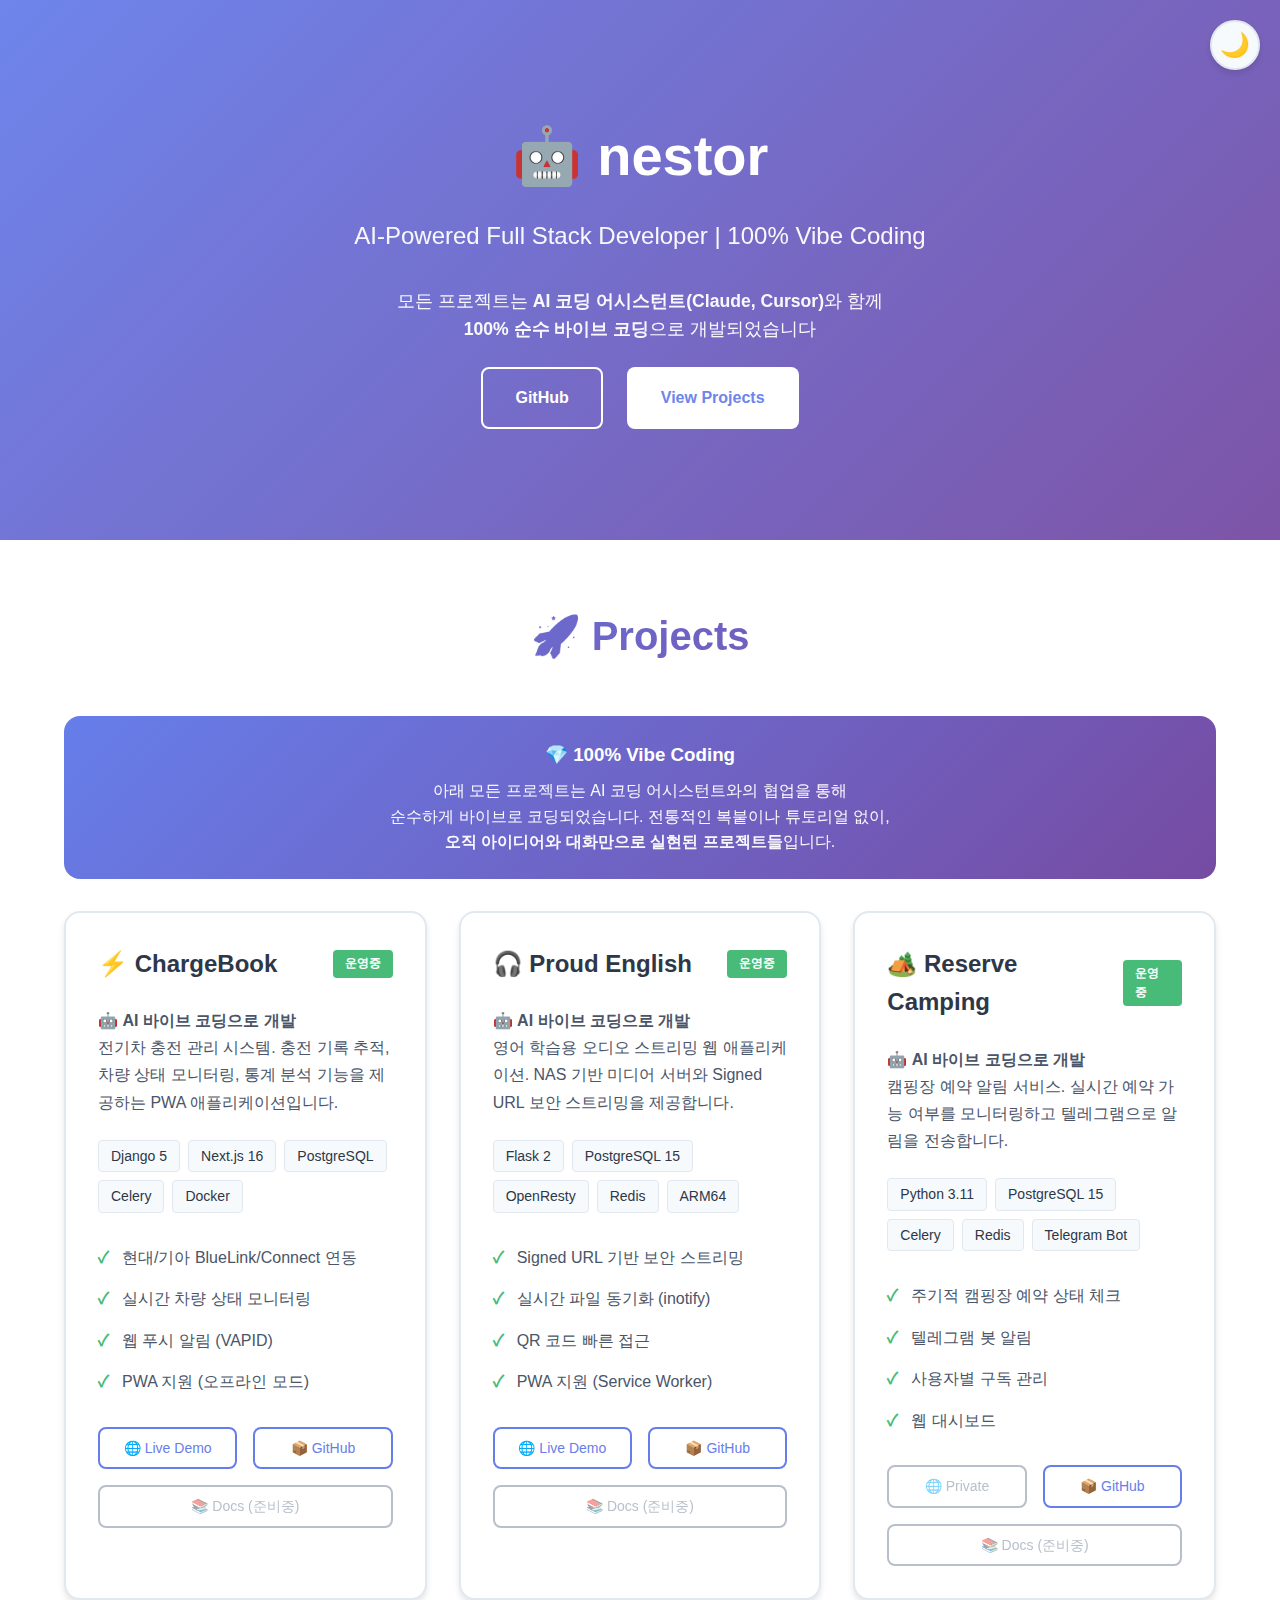
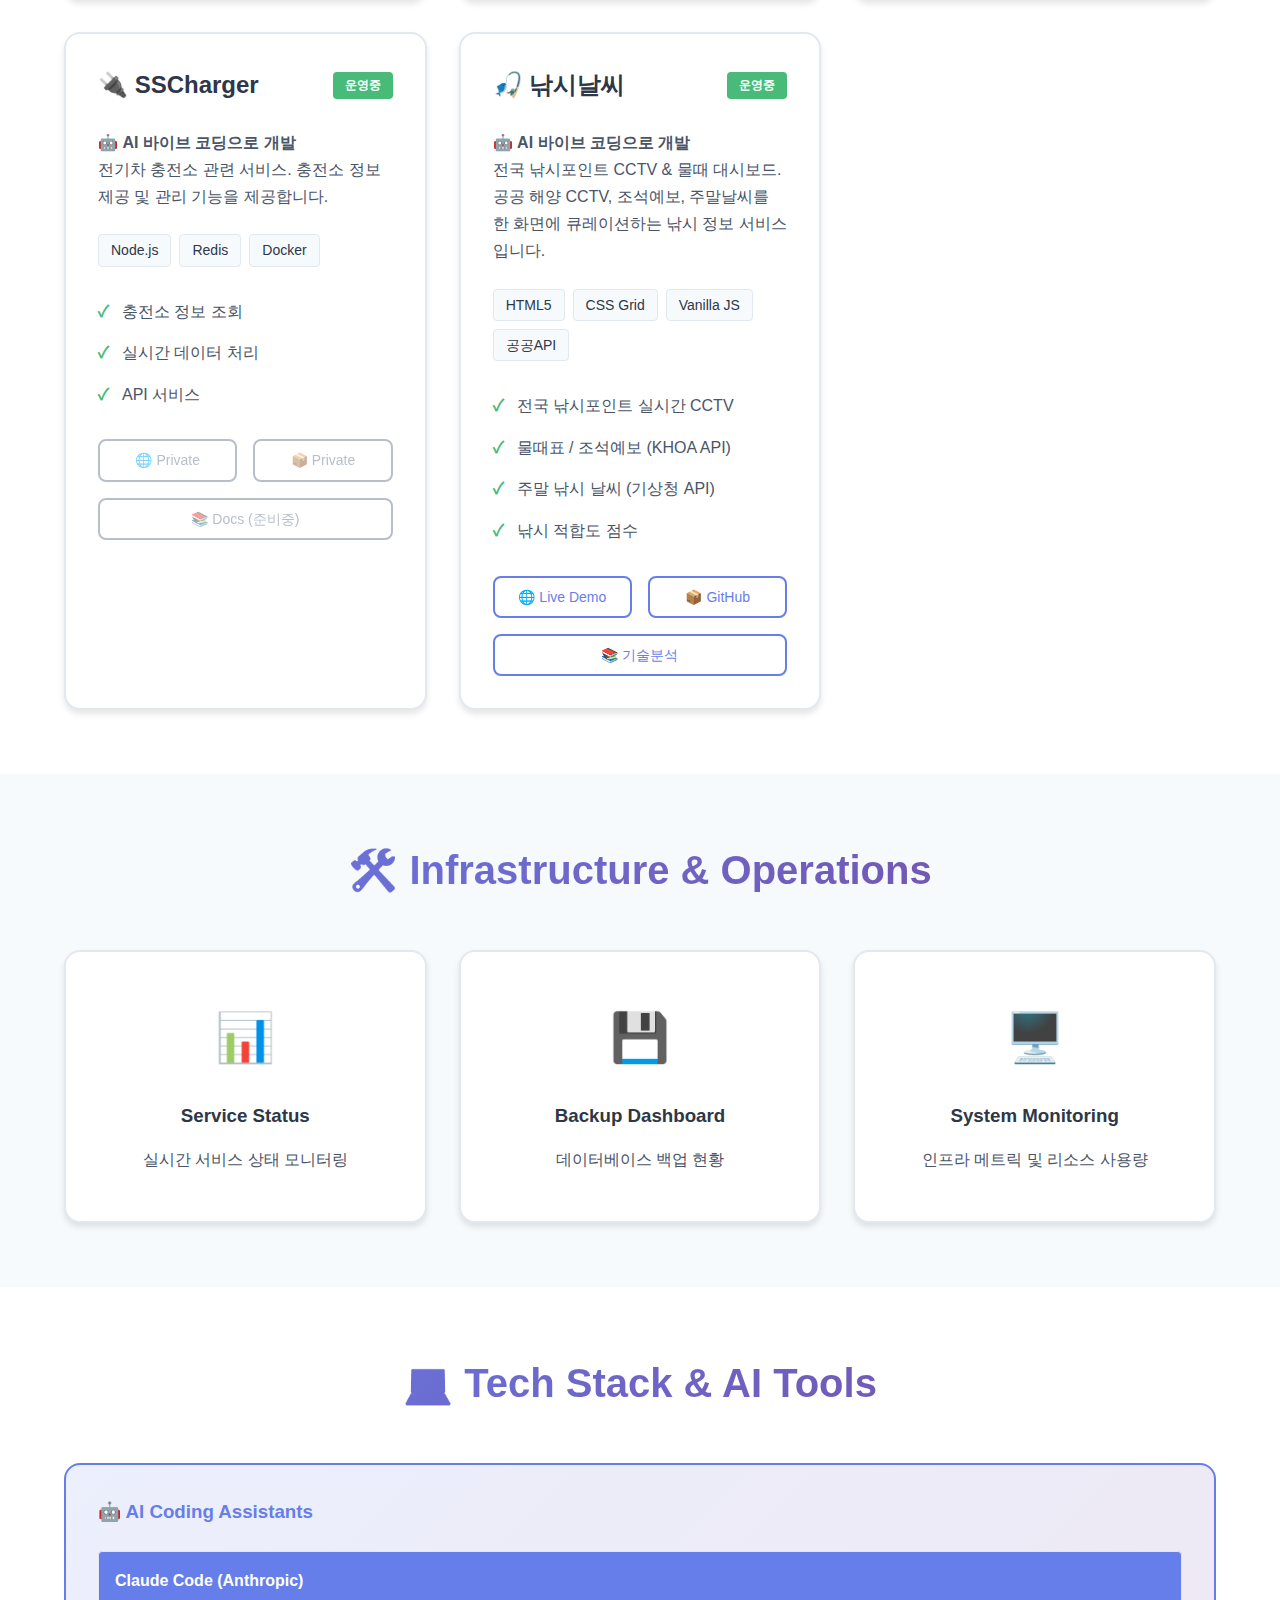
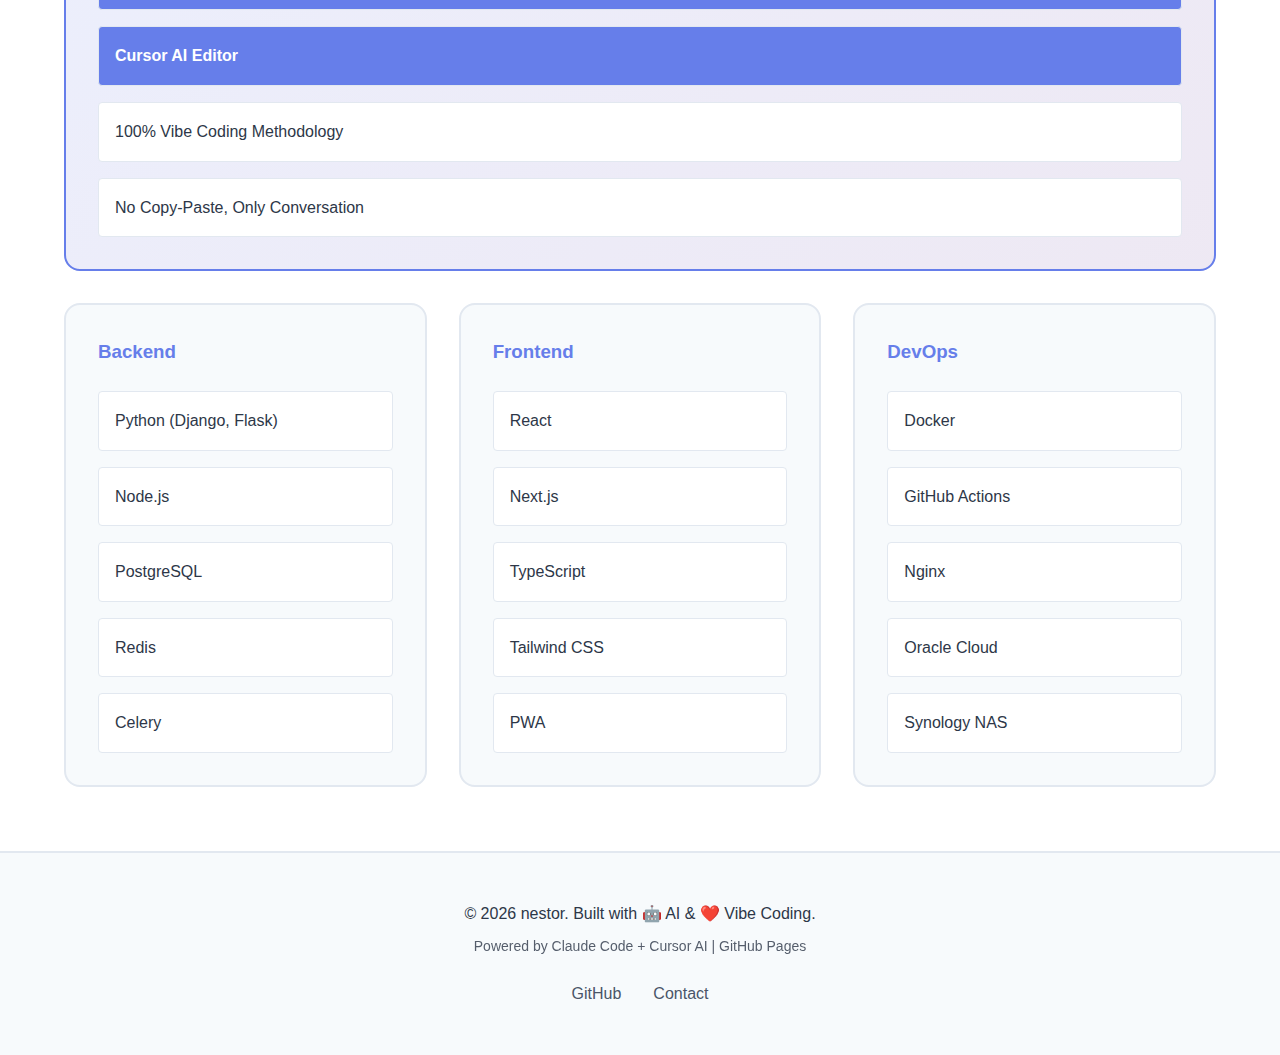
<file: index.html>
<!DOCTYPE html>
<html lang="ko">
<head>
    <meta charset="UTF-8">
    <meta name="viewport" content="width=device-width, initial-scale=1.0">
    <meta name="description" content="nestor - AI-Powered Full Stack Developer Portfolio">
    <meta name="author" content="nestor">
    <title>nestor - AI-Powered Full Stack Developer</title>
    <link rel="stylesheet" href="assets/css/style.css">
</head>
<body>
    <div class="theme-toggle" onclick="toggleTheme()">
        <span id="theme-icon">🌙</span>
    </div>

    <header class="hero">
        <div class="container">
            <h1 class="fade-in">🤖 nestor</h1>
            <p class="subtitle fade-in-delay">AI-Powered Full Stack Developer | 100% Vibe Coding</p>
            <div class="hero-description fade-in-delay-2">
                <p style="color: white; font-size: 1.1rem; margin-bottom: 1.5rem; opacity: 0.95;">
                    모든 프로젝트는 <strong>AI 코딩 어시스턴트(Claude, Cursor)</strong>와 함께<br>
                    <strong>100% 순수 바이브 코딩</strong>으로 개발되었습니다
                </p>
            </div>
            <div class="hero-links fade-in-delay-2">
                <a href="https://github.com/wanbae" target="_blank" class="btn btn-outline">GitHub</a>
                <a href="#projects" class="btn btn-primary">View Projects</a>
            </div>
        </div>
    </header>

    <section id="projects" class="section">
        <div class="container">
            <h2 class="section-title">🚀 Projects</h2>
            <div class="vibe-coding-badge" style="text-align: center; margin-bottom: 2rem; padding: 1.5rem; background: linear-gradient(135deg, #667eea 0%, #764ba2 100%); border-radius: 1rem; color: white;">
                <h3 style="margin-bottom: 0.5rem;">💎 100% Vibe Coding</h3>
                <p style="opacity: 0.95; font-size: 1rem;">
                    아래 모든 프로젝트는 AI 코딩 어시스턴트와의 협업을 통해<br>
                    순수하게 바이브로 코딩되었습니다. 전통적인 복붙이나 튜토리얼 없이,<br>
                    <strong>오직 아이디어와 대화만으로 실현된 프로젝트들</strong>입니다.
                </p>
            </div>
            <div class="projects-grid">

                <!-- ChargeBook -->
                <div class="project-card">
                    <div class="project-header">
                        <h3>⚡ ChargeBook</h3>
                        <span class="status-badge online">운영중</span>
                    </div>
                    <p class="project-description">
                        🤖 <strong>AI 바이브 코딩으로 개발</strong><br>
                        전기차 충전 관리 시스템. 충전 기록 추적, 차량 상태 모니터링, 통계 분석 기능을 제공하는 PWA 애플리케이션입니다.
                    </p>
                    <div class="tech-stack">
                        <span class="tech-badge">Django 5</span>
                        <span class="tech-badge">Next.js 16</span>
                        <span class="tech-badge">PostgreSQL</span>
                        <span class="tech-badge">Celery</span>
                        <span class="tech-badge">Docker</span>
                    </div>
                    <div class="project-features">
                        <ul>
                            <li>현대/기아 BlueLink/Connect 연동</li>
                            <li>실시간 차량 상태 모니터링</li>
                            <li>웹 푸시 알림 (VAPID)</li>
                            <li>PWA 지원 (오프라인 모드)</li>
                        </ul>
                    </div>
                    <div class="project-links">
                        <a href="https://ev.proudeng.com" target="_blank" class="link-btn">
                            <span>🌐</span> Live Demo
                        </a>
                        <a href="https://github.com/wanbae/chargebook" target="_blank" class="link-btn">
                            <span>📦</span> GitHub
                        </a>
                        <a href="#" class="link-btn disabled">
                            <span>📚</span> Docs (준비중)
                        </a>
                    </div>
                </div>

                <!-- Proud English -->
                <div class="project-card">
                    <div class="project-header">
                        <h3>🎧 Proud English</h3>
                        <span class="status-badge online">운영중</span>
                    </div>
                    <p class="project-description">
                        🤖 <strong>AI 바이브 코딩으로 개발</strong><br>
                        영어 학습용 오디오 스트리밍 웹 애플리케이션. NAS 기반 미디어 서버와 Signed URL 보안 스트리밍을 제공합니다.
                    </p>
                    <div class="tech-stack">
                        <span class="tech-badge">Flask 2</span>
                        <span class="tech-badge">PostgreSQL 15</span>
                        <span class="tech-badge">OpenResty</span>
                        <span class="tech-badge">Redis</span>
                        <span class="tech-badge">ARM64</span>
                    </div>
                    <div class="project-features">
                        <ul>
                            <li>Signed URL 기반 보안 스트리밍</li>
                            <li>실시간 파일 동기화 (inotify)</li>
                            <li>QR 코드 빠른 접근</li>
                            <li>PWA 지원 (Service Worker)</li>
                        </ul>
                    </div>
                    <div class="project-links">
                        <a href="https://audio.proudeng.com" target="_blank" class="link-btn">
                            <span>🌐</span> Live Demo
                        </a>
                        <a href="https://github.com/wanbae/proud_english" target="_blank" class="link-btn">
                            <span>📦</span> GitHub
                        </a>
                        <a href="#" class="link-btn disabled">
                            <span>📚</span> Docs (준비중)
                        </a>
                    </div>
                </div>

                <!-- Reserve Camping -->
                <div class="project-card">
                    <div class="project-header">
                        <h3>🏕️ Reserve Camping</h3>
                        <span class="status-badge online">운영중</span>
                    </div>
                    <p class="project-description">
                        🤖 <strong>AI 바이브 코딩으로 개발</strong><br>
                        캠핑장 예약 알림 서비스. 실시간 예약 가능 여부를 모니터링하고 텔레그램으로 알림을 전송합니다.
                    </p>
                    <div class="tech-stack">
                        <span class="tech-badge">Python 3.11</span>
                        <span class="tech-badge">PostgreSQL 15</span>
                        <span class="tech-badge">Celery</span>
                        <span class="tech-badge">Redis</span>
                        <span class="tech-badge">Telegram Bot</span>
                    </div>
                    <div class="project-features">
                        <ul>
                            <li>주기적 캠핑장 예약 상태 체크</li>
                            <li>텔레그램 봇 알림</li>
                            <li>사용자별 구독 관리</li>
                            <li>웹 대시보드</li>
                        </ul>
                    </div>
                    <div class="project-links">
                        <a href="#" class="link-btn disabled">
                            <span>🌐</span> Private
                        </a>
                        <a href="https://github.com/wanbae/reserve-camping" target="_blank" class="link-btn">
                            <span>📦</span> GitHub
                        </a>
                        <a href="#" class="link-btn disabled">
                            <span>📚</span> Docs (준비중)
                        </a>
                    </div>
                </div>

                <!-- SSCharger -->
                <div class="project-card">
                    <div class="project-header">
                        <h3>🔌 SSCharger</h3>
                        <span class="status-badge online">운영중</span>
                    </div>
                    <p class="project-description">
                        🤖 <strong>AI 바이브 코딩으로 개발</strong><br>
                        전기차 충전소 관련 서비스. 충전소 정보 제공 및 관리 기능을 제공합니다.
                    </p>
                    <div class="tech-stack">
                        <span class="tech-badge">Node.js</span>
                        <span class="tech-badge">Redis</span>
                        <span class="tech-badge">Docker</span>
                    </div>
                    <div class="project-features">
                        <ul>
                            <li>충전소 정보 조회</li>
                            <li>실시간 데이터 처리</li>
                            <li>API 서비스</li>
                        </ul>
                    </div>
                    <div class="project-links">
                        <a href="#" class="link-btn disabled">
                            <span>🌐</span> Private
                        </a>
                        <a href="#" class="link-btn disabled">
                            <span>📦</span> Private
                        </a>
                        <a href="#" class="link-btn disabled">
                            <span>📚</span> Docs (준비중)
                        </a>
                    </div>
                </div>

                <!-- 낚시날씨 -->
                <div class="project-card">
                    <div class="project-header">
                        <h3>🎣 낚시날씨</h3>
                        <span class="status-badge online">운영중</span>
                    </div>
                    <p class="project-description">
                        🤖 <strong>AI 바이브 코딩으로 개발</strong><br>
                        전국 낚시포인트 CCTV &amp; 물때 대시보드. 공공 해양 CCTV, 조석예보, 주말날씨를 한 화면에 큐레이션하는 낚시 정보 서비스입니다.
                    </p>
                    <div class="tech-stack">
                        <span class="tech-badge">HTML5</span>
                        <span class="tech-badge">CSS Grid</span>
                        <span class="tech-badge">Vanilla JS</span>
                        <span class="tech-badge">공공API</span>
                    </div>
                    <div class="project-features">
                        <ul>
                            <li>전국 낚시포인트 실시간 CCTV</li>
                            <li>물때표 / 조석예보 (KHOA API)</li>
                            <li>주말 낚시 날씨 (기상청 API)</li>
                            <li>낚시 적합도 점수</li>
                        </ul>
                    </div>
                    <div class="project-links">
                        <a href="fishing/index.html" class="link-btn">
                            <span>🌐</span> Live Demo
                        </a>
                        <a href="https://github.com/wanbae/wanbae.github.io" target="_blank" class="link-btn">
                            <span>📦</span> GitHub
                        </a>
                        <a href="fishing/index.html#tab-architecture" class="link-btn">
                            <span>📚</span> 기술분석
                        </a>
                    </div>
                </div>

            </div>
        </div>
    </section>

    <section id="infrastructure" class="section section-alt">
        <div class="container">
            <h2 class="section-title">🛠️ Infrastructure & Operations</h2>
            <div class="infra-grid">
                <a href="status/index.html" class="infra-card">
                    <div class="infra-icon">📊</div>
                    <h3>Service Status</h3>
                    <p>실시간 서비스 상태 모니터링</p>
                </a>
                <a href="backups/index.html" class="infra-card">
                    <div class="infra-icon">💾</div>
                    <h3>Backup Dashboard</h3>
                    <p>데이터베이스 백업 현황</p>
                </a>
                <a href="monitoring/index.html" class="infra-card">
                    <div class="infra-icon">🖥️</div>
                    <h3>System Monitoring</h3>
                    <p>인프라 메트릭 및 리소스 사용량</p>
                </a>
            </div>
        </div>
    </section>

    <section id="tech-stack" class="section">
        <div class="container">
            <h2 class="section-title">💻 Tech Stack & AI Tools</h2>
            <div class="tech-categories">
                <div class="tech-category" style="grid-column: 1 / -1; background: linear-gradient(135deg, #667eea20 0%, #764ba220 100%); border: 2px solid var(--primary);">
                    <h3 style="color: var(--primary);">🤖 AI Coding Assistants</h3>
                    <div class="tech-list">
                        <span style="background: var(--primary); color: white; font-weight: bold;">Claude Code (Anthropic)</span>
                        <span style="background: var(--primary); color: white; font-weight: bold;">Cursor AI Editor</span>
                        <span>100% Vibe Coding Methodology</span>
                        <span>No Copy-Paste, Only Conversation</span>
                    </div>
                </div>
                <div class="tech-category">
                    <h3>Backend</h3>
                    <div class="tech-list">
                        <span>Python (Django, Flask)</span>
                        <span>Node.js</span>
                        <span>PostgreSQL</span>
                        <span>Redis</span>
                        <span>Celery</span>
                    </div>
                </div>
                <div class="tech-category">
                    <h3>Frontend</h3>
                    <div class="tech-list">
                        <span>React</span>
                        <span>Next.js</span>
                        <span>TypeScript</span>
                        <span>Tailwind CSS</span>
                        <span>PWA</span>
                    </div>
                </div>
                <div class="tech-category">
                    <h3>DevOps</h3>
                    <div class="tech-list">
                        <span>Docker</span>
                        <span>GitHub Actions</span>
                        <span>Nginx</span>
                        <span>Oracle Cloud</span>
                        <span>Synology NAS</span>
                    </div>
                </div>
            </div>
        </div>
    </section>

    <footer class="footer">
        <div class="container">
            <p>&copy; 2026 nestor. Built with 🤖 AI & ❤️ Vibe Coding.</p>
            <p style="margin-top: 0.5rem; font-size: 0.875rem; opacity: 0.8;">
                Powered by Claude Code + Cursor AI | GitHub Pages
            </p>
            <div class="footer-links">
                <a href="https://github.com/wanbae" target="_blank">GitHub</a>
                <a href="mailto:nestor@example.com">Contact</a>
            </div>
        </div>
    </footer>

    <script src="assets/js/main.js"></script>
</body>
</html>
</file>
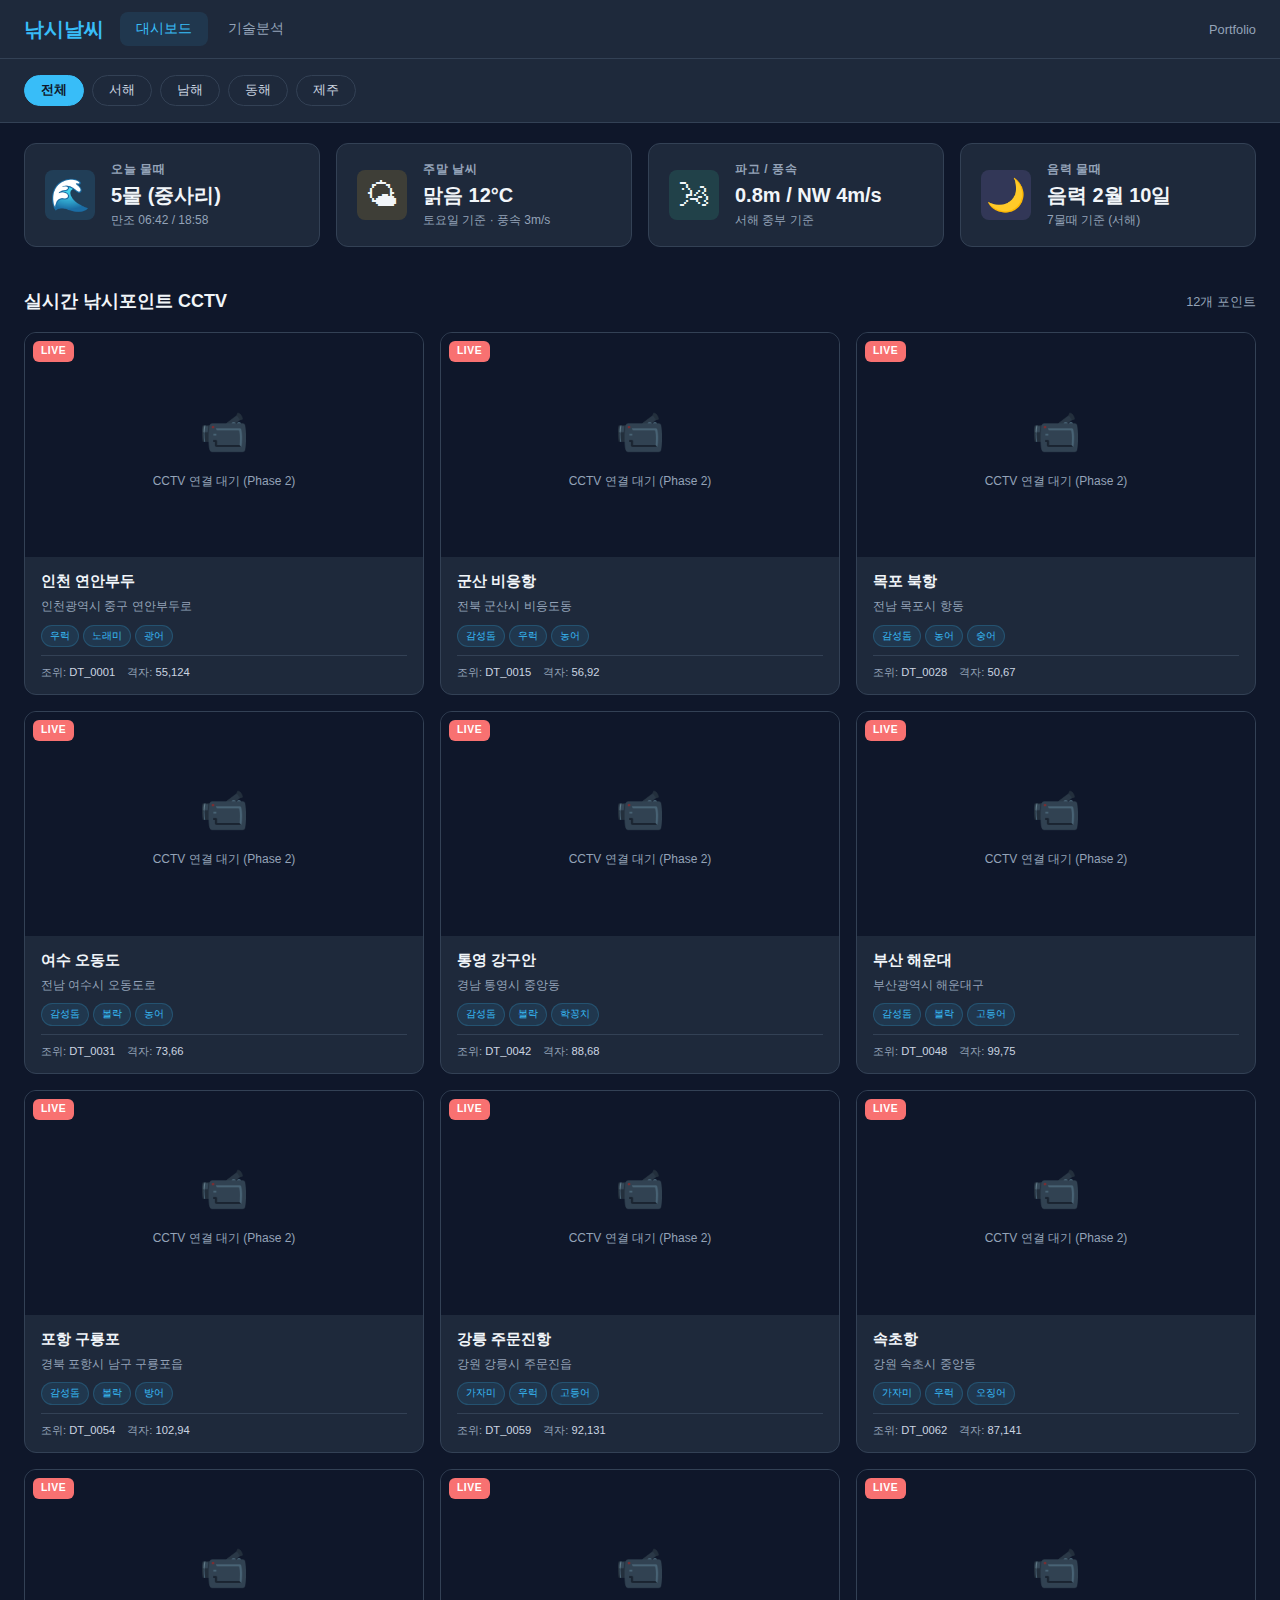
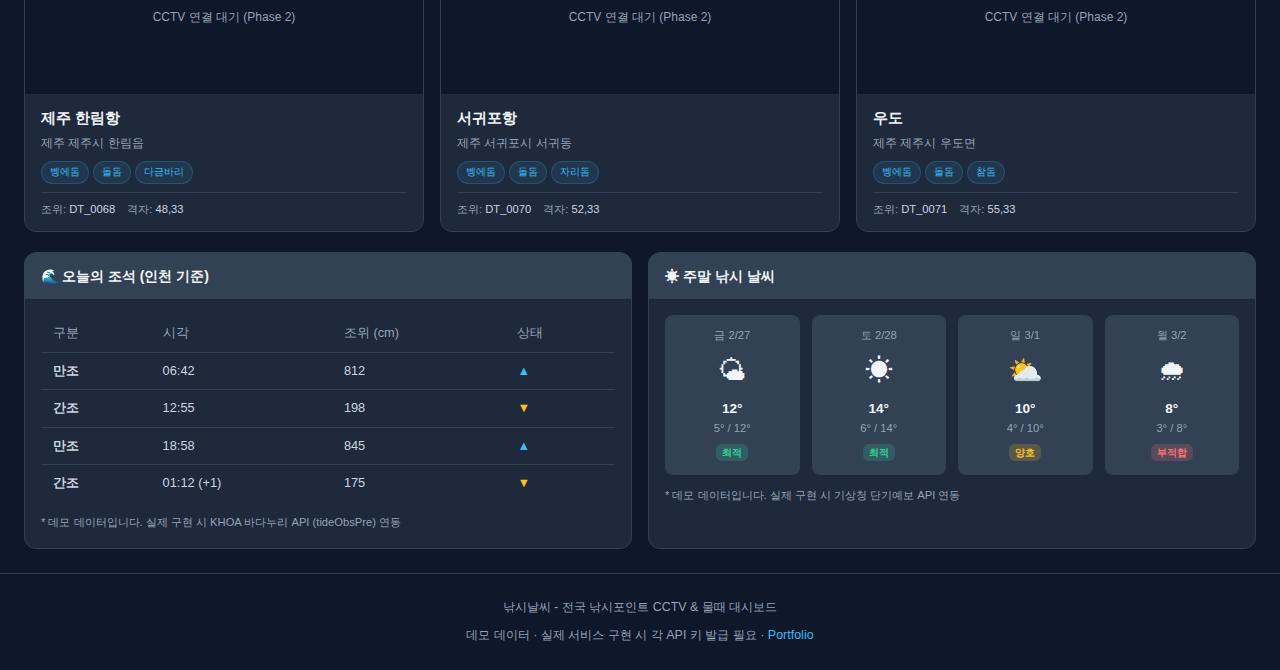
<file: fishing/index.html>
<!DOCTYPE html>
<html lang="ko">
<head>
    <meta charset="UTF-8">
    <meta name="viewport" content="width=device-width, initial-scale=1.0">
    <title>낚시날씨 - 전국 낚시포인트 CCTV &amp; 물때 대시보드</title>
    <style>
        /* ========================================
           Variables & Reset
           ======================================== */
        :root {
            --bg-primary: #0f172a;
            --bg-secondary: #1e293b;
            --bg-tertiary: #334155;
            --bg-card: #1e293b;
            --text-primary: #f1f5f9;
            --text-secondary: #cbd5e1;
            --text-muted: #94a3b8;
            --border-color: #334155;
            --accent: #38bdf8;
            --accent-dark: #0ea5e9;
            --success: #34d399;
            --warning: #fbbf24;
            --danger: #f87171;
            --info: #60a5fa;
            --shadow: rgba(0, 0, 0, 0.3);
            --radius-sm: 0.375rem;
            --radius-md: 0.5rem;
            --radius-lg: 0.75rem;
            --radius-xl: 1rem;
            --transition: all 0.2s ease;
        }

        * { margin: 0; padding: 0; box-sizing: border-box; }
        html { scroll-behavior: smooth; }

        body {
            font-family: -apple-system, BlinkMacSystemFont, 'Segoe UI', Roboto, 'Helvetica Neue', Arial, sans-serif;
            background: var(--bg-primary);
            color: var(--text-primary);
            line-height: 1.6;
            min-height: 100vh;
        }

        /* ========================================
           Header
           ======================================== */
        .header {
            background: var(--bg-secondary);
            border-bottom: 1px solid var(--border-color);
            padding: 0.75rem 1.5rem;
            position: sticky;
            top: 0;
            z-index: 100;
            display: flex;
            align-items: center;
            justify-content: space-between;
            gap: 1rem;
        }

        .header-left {
            display: flex;
            align-items: center;
            gap: 1rem;
        }

        .logo {
            font-size: 1.25rem;
            font-weight: 700;
            color: var(--accent);
            text-decoration: none;
            white-space: nowrap;
        }

        .nav-tabs {
            display: flex;
            gap: 0.25rem;
        }

        .nav-tab {
            padding: 0.5rem 1rem;
            border-radius: var(--radius-md);
            border: none;
            background: transparent;
            color: var(--text-muted);
            cursor: pointer;
            font-size: 0.875rem;
            font-weight: 500;
            transition: var(--transition);
            white-space: nowrap;
        }

        .nav-tab:hover { color: var(--text-primary); background: var(--bg-tertiary); }
        .nav-tab.active { color: var(--accent); background: rgba(56, 189, 248, 0.1); }

        .header-right a {
            color: var(--text-muted);
            text-decoration: none;
            font-size: 0.8rem;
            transition: var(--transition);
        }

        .header-right a:hover { color: var(--accent); }

        /* ========================================
           Tab Content
           ======================================== */
        .tab-content { display: none; }
        .tab-content.active { display: block; }

        /* ========================================
           Region Filter Bar
           ======================================== */
        .region-bar {
            padding: 1rem 1.5rem;
            display: flex;
            gap: 0.5rem;
            flex-wrap: wrap;
            border-bottom: 1px solid var(--border-color);
            background: var(--bg-secondary);
        }

        .region-btn {
            padding: 0.375rem 1rem;
            border-radius: 9999px;
            border: 1px solid var(--border-color);
            background: transparent;
            color: var(--text-secondary);
            cursor: pointer;
            font-size: 0.8rem;
            transition: var(--transition);
        }

        .region-btn:hover { border-color: var(--accent); color: var(--accent); }
        .region-btn.active {
            background: var(--accent);
            color: var(--bg-primary);
            border-color: var(--accent);
            font-weight: 600;
        }

        /* ========================================
           Summary Cards
           ======================================== */
        .summary-bar {
            display: grid;
            grid-template-columns: repeat(auto-fit, minmax(220px, 1fr));
            gap: 1rem;
            padding: 1.25rem 1.5rem;
        }

        .summary-card {
            background: var(--bg-card);
            border: 1px solid var(--border-color);
            border-radius: var(--radius-lg);
            padding: 1rem 1.25rem;
            display: flex;
            align-items: center;
            gap: 1rem;
        }

        .summary-icon {
            font-size: 2rem;
            width: 50px;
            height: 50px;
            display: flex;
            align-items: center;
            justify-content: center;
            border-radius: var(--radius-md);
            flex-shrink: 0;
        }

        .summary-icon.tide { background: rgba(56, 189, 248, 0.15); }
        .summary-icon.weather { background: rgba(251, 191, 36, 0.15); }
        .summary-icon.wave { background: rgba(52, 211, 153, 0.15); }
        .summary-icon.lunar { background: rgba(167, 139, 250, 0.15); }

        .summary-info h4 {
            font-size: 0.75rem;
            color: var(--text-muted);
            text-transform: uppercase;
            letter-spacing: 0.05em;
        }

        .summary-value {
            font-size: 1.25rem;
            font-weight: 700;
        }

        .summary-sub {
            font-size: 0.75rem;
            color: var(--text-muted);
        }

        /* ========================================
           CCTV Grid
           ======================================== */
        .cctv-section {
            padding: 1.25rem 1.5rem;
        }

        .section-header {
            display: flex;
            justify-content: space-between;
            align-items: center;
            margin-bottom: 1rem;
        }

        .section-header h2 {
            font-size: 1.125rem;
            font-weight: 600;
        }

        .cctv-count {
            font-size: 0.8rem;
            color: var(--text-muted);
        }

        .cctv-grid {
            display: grid;
            grid-template-columns: repeat(auto-fill, minmax(380px, 1fr));
            gap: 1rem;
        }

        .cctv-card {
            background: var(--bg-card);
            border: 1px solid var(--border-color);
            border-radius: var(--radius-lg);
            overflow: hidden;
            transition: var(--transition);
        }

        .cctv-card:hover {
            border-color: var(--accent);
            box-shadow: 0 4px 20px rgba(56, 189, 248, 0.1);
        }

        .cctv-video {
            width: 100%;
            aspect-ratio: 16/9;
            background: var(--bg-primary);
            display: flex;
            align-items: center;
            justify-content: center;
            position: relative;
            overflow: hidden;
        }

        .cctv-placeholder {
            display: flex;
            flex-direction: column;
            align-items: center;
            gap: 0.5rem;
            color: var(--text-muted);
        }

        .cctv-placeholder .cam-icon {
            font-size: 2.5rem;
            opacity: 0.5;
        }

        .cctv-placeholder .cam-label {
            font-size: 0.75rem;
        }

        .live-badge {
            position: absolute;
            top: 8px;
            left: 8px;
            background: var(--danger);
            color: white;
            padding: 2px 8px;
            border-radius: var(--radius-sm);
            font-size: 0.65rem;
            font-weight: 700;
            text-transform: uppercase;
            letter-spacing: 0.05em;
            animation: pulse 2s infinite;
        }

        @keyframes pulse {
            0%, 100% { opacity: 1; }
            50% { opacity: 0.6; }
        }

        .cctv-info {
            padding: 0.75rem 1rem;
        }

        .cctv-title {
            font-size: 0.95rem;
            font-weight: 600;
            margin-bottom: 0.25rem;
        }

        .cctv-location {
            font-size: 0.75rem;
            color: var(--text-muted);
            margin-bottom: 0.5rem;
        }

        .cctv-tags {
            display: flex;
            flex-wrap: wrap;
            gap: 0.25rem;
        }

        .fish-tag {
            padding: 2px 8px;
            border-radius: 9999px;
            font-size: 0.65rem;
            font-weight: 500;
            background: rgba(56, 189, 248, 0.1);
            color: var(--accent);
            border: 1px solid rgba(56, 189, 248, 0.2);
        }

        .cctv-meta {
            display: flex;
            gap: 0.75rem;
            margin-top: 0.5rem;
            padding-top: 0.5rem;
            border-top: 1px solid var(--border-color);
        }

        .meta-item {
            font-size: 0.7rem;
            color: var(--text-muted);
        }

        .meta-item span { color: var(--text-secondary); font-weight: 500; }

        /* ========================================
           Tide & Weather Sections
           ======================================== */
        .info-panels {
            display: grid;
            grid-template-columns: 1fr 1fr;
            gap: 1rem;
            padding: 0 1.5rem 1.5rem;
        }

        .info-panel {
            background: var(--bg-card);
            border: 1px solid var(--border-color);
            border-radius: var(--radius-lg);
            overflow: hidden;
        }

        .panel-header {
            padding: 0.75rem 1rem;
            background: var(--bg-tertiary);
            font-size: 0.875rem;
            font-weight: 600;
            display: flex;
            align-items: center;
            gap: 0.5rem;
        }

        .panel-body { padding: 1rem; }

        /* Tide Table */
        .tide-table {
            width: 100%;
            border-collapse: collapse;
            font-size: 0.8rem;
        }

        .tide-table th {
            text-align: left;
            padding: 0.5rem 0.75rem;
            color: var(--text-muted);
            font-weight: 500;
            border-bottom: 1px solid var(--border-color);
        }

        .tide-table td {
            padding: 0.5rem 0.75rem;
            border-bottom: 1px solid var(--border-color);
            color: var(--text-secondary);
        }

        .tide-table tr:last-child td { border-bottom: none; }

        .tide-high { color: var(--accent); font-weight: 600; }
        .tide-low { color: var(--warning); font-weight: 600; }

        /* Weather Cards */
        .weather-grid {
            display: grid;
            grid-template-columns: repeat(4, 1fr);
            gap: 0.75rem;
        }

        .weather-day {
            text-align: center;
            padding: 0.75rem 0.5rem;
            border-radius: var(--radius-md);
            background: var(--bg-tertiary);
        }

        .weather-day .day-label {
            font-size: 0.7rem;
            color: var(--text-muted);
            margin-bottom: 0.25rem;
        }

        .weather-day .weather-icon { font-size: 1.75rem; margin-bottom: 0.25rem; }

        .weather-day .temp {
            font-size: 0.85rem;
            font-weight: 600;
        }

        .weather-day .temp-range {
            font-size: 0.7rem;
            color: var(--text-muted);
        }

        .fishing-score {
            display: inline-block;
            margin-top: 0.375rem;
            padding: 1px 6px;
            border-radius: var(--radius-sm);
            font-size: 0.6rem;
            font-weight: 700;
        }

        .score-good { background: rgba(52, 211, 153, 0.2); color: var(--success); }
        .score-ok { background: rgba(251, 191, 36, 0.2); color: var(--warning); }
        .score-bad { background: rgba(248, 113, 113, 0.2); color: var(--danger); }

        /* ========================================
           Architecture / Tech Analysis Tab
           ======================================== */
        .arch-content {
            max-width: 960px;
            margin: 0 auto;
            padding: 2rem 1.5rem;
        }

        .arch-content h2 {
            font-size: 1.5rem;
            margin-bottom: 1.5rem;
            color: var(--accent);
        }

        .arch-content h3 {
            font-size: 1.125rem;
            margin: 2rem 0 1rem;
            color: var(--text-primary);
            padding-bottom: 0.5rem;
            border-bottom: 1px solid var(--border-color);
        }

        .arch-content p {
            color: var(--text-secondary);
            margin-bottom: 1rem;
            line-height: 1.7;
        }

        .arch-diagram {
            background: var(--bg-secondary);
            border: 1px solid var(--border-color);
            border-radius: var(--radius-lg);
            padding: 1.5rem;
            margin: 1.5rem 0;
            overflow-x: auto;
        }

        .arch-diagram pre {
            font-family: 'Consolas', 'Monaco', 'Courier New', monospace;
            font-size: 0.8rem;
            line-height: 1.6;
            color: var(--text-secondary);
            white-space: pre;
        }

        .api-table {
            width: 100%;
            border-collapse: collapse;
            margin: 1rem 0;
            font-size: 0.8rem;
        }

        .api-table th {
            background: var(--bg-tertiary);
            padding: 0.625rem 0.75rem;
            text-align: left;
            font-weight: 600;
            color: var(--text-primary);
            border: 1px solid var(--border-color);
        }

        .api-table td {
            padding: 0.5rem 0.75rem;
            border: 1px solid var(--border-color);
            color: var(--text-secondary);
        }

        .api-table code {
            background: var(--bg-primary);
            padding: 1px 6px;
            border-radius: var(--radius-sm);
            font-size: 0.75rem;
            color: var(--accent);
        }

        .api-table tr:hover td { background: rgba(56, 189, 248, 0.03); }

        .code-block {
            background: var(--bg-primary);
            border: 1px solid var(--border-color);
            border-radius: var(--radius-md);
            padding: 1rem;
            margin: 1rem 0;
            overflow-x: auto;
        }

        .code-block pre {
            font-family: 'Consolas', 'Monaco', 'Courier New', monospace;
            font-size: 0.78rem;
            line-height: 1.6;
            color: var(--text-secondary);
        }

        .code-block .comment { color: var(--text-muted); }
        .code-block .string { color: var(--success); }
        .code-block .key { color: var(--accent); }
        .code-block .number { color: var(--warning); }

        .roadmap {
            list-style: none;
            padding: 0;
            margin: 1rem 0;
        }

        .roadmap li {
            padding: 0.75rem 1rem;
            margin-bottom: 0.5rem;
            background: var(--bg-secondary);
            border: 1px solid var(--border-color);
            border-radius: var(--radius-md);
            color: var(--text-secondary);
            display: flex;
            align-items: flex-start;
            gap: 0.75rem;
        }

        .roadmap .phase-num {
            background: var(--accent);
            color: var(--bg-primary);
            width: 28px;
            height: 28px;
            border-radius: 50%;
            display: flex;
            align-items: center;
            justify-content: center;
            font-size: 0.75rem;
            font-weight: 700;
            flex-shrink: 0;
        }

        .roadmap .phase-title { font-weight: 600; color: var(--text-primary); }
        .roadmap .phase-desc { font-size: 0.8rem; margin-top: 0.25rem; }

        .tech-comparison {
            display: grid;
            grid-template-columns: repeat(auto-fit, minmax(200px, 1fr));
            gap: 0.75rem;
            margin: 1rem 0;
        }

        .tech-option {
            background: var(--bg-secondary);
            border: 1px solid var(--border-color);
            border-radius: var(--radius-md);
            padding: 1rem;
        }

        .tech-option h4 {
            color: var(--accent);
            margin-bottom: 0.5rem;
            font-size: 0.9rem;
        }

        .tech-option p {
            font-size: 0.78rem;
            margin-bottom: 0.5rem;
        }

        .tech-option .pros { color: var(--success); font-size: 0.75rem; }
        .tech-option .cons { color: var(--danger); font-size: 0.75rem; }

        /* ========================================
           Footer
           ======================================== */
        .footer {
            border-top: 1px solid var(--border-color);
            padding: 1.5rem;
            text-align: center;
            color: var(--text-muted);
            font-size: 0.78rem;
        }

        .footer a { color: var(--accent); text-decoration: none; }
        .footer a:hover { text-decoration: underline; }

        /* ========================================
           Responsive
           ======================================== */
        @media (max-width: 768px) {
            .header { flex-wrap: wrap; padding: 0.5rem 1rem; }
            .nav-tab { padding: 0.375rem 0.625rem; font-size: 0.78rem; }
            .summary-bar { grid-template-columns: 1fr 1fr; padding: 1rem; }
            .cctv-grid { grid-template-columns: 1fr; }
            .cctv-section { padding: 1rem; }
            .info-panels { grid-template-columns: 1fr; padding: 0 1rem 1rem; }
            .weather-grid { grid-template-columns: repeat(2, 1fr); }
            .arch-content { padding: 1.5rem 1rem; }
        }

        @media (max-width: 480px) {
            .summary-bar { grid-template-columns: 1fr; }
            .header-right { display: none; }
            .cctv-grid { grid-template-columns: 1fr; }
        }
    </style>
</head>
<body>

<!-- Header -->
<header class="header">
    <div class="header-left">
        <a href="#" class="logo">낚시날씨</a>
        <nav class="nav-tabs">
            <button class="nav-tab active" data-tab="dashboard">대시보드</button>
            <button class="nav-tab" data-tab="architecture">기술분석</button>
        </nav>
    </div>
    <div class="header-right">
        <a href="../index.html">Portfolio</a>
    </div>
</header>

<!-- ==========================================
     Dashboard Tab
     ========================================== -->
<div id="tab-dashboard" class="tab-content active">

    <!-- Region Filter -->
    <div class="region-bar">
        <button class="region-btn active" data-region="all">전체</button>
        <button class="region-btn" data-region="west">서해</button>
        <button class="region-btn" data-region="south">남해</button>
        <button class="region-btn" data-region="east">동해</button>
        <button class="region-btn" data-region="jeju">제주</button>
    </div>

    <!-- Summary Bar -->
    <div class="summary-bar">
        <div class="summary-card">
            <div class="summary-icon tide">🌊</div>
            <div class="summary-info">
                <h4>오늘 물때</h4>
                <div class="summary-value">5물 (중사리)</div>
                <div class="summary-sub">만조 06:42 / 18:58</div>
            </div>
        </div>
        <div class="summary-card">
            <div class="summary-icon weather">🌤</div>
            <div class="summary-info">
                <h4>주말 날씨</h4>
                <div class="summary-value">맑음 12°C</div>
                <div class="summary-sub">토요일 기준 · 풍속 3m/s</div>
            </div>
        </div>
        <div class="summary-card">
            <div class="summary-icon wave">🌬</div>
            <div class="summary-info">
                <h4>파고 / 풍속</h4>
                <div class="summary-value">0.8m / NW 4m/s</div>
                <div class="summary-sub">서해 중부 기준</div>
            </div>
        </div>
        <div class="summary-card">
            <div class="summary-icon lunar">🌙</div>
            <div class="summary-info">
                <h4>음력 물때</h4>
                <div class="summary-value">음력 2월 10일</div>
                <div class="summary-sub">7물때 기준 (서해)</div>
            </div>
        </div>
    </div>

    <!-- CCTV Grid -->
    <div class="cctv-section">
        <div class="section-header">
            <h2>실시간 낚시포인트 CCTV</h2>
            <span class="cctv-count" id="cctvCount">12개 포인트</span>
        </div>
        <div class="cctv-grid" id="cctvGrid">
            <!-- Dynamically rendered -->
        </div>
    </div>

    <!-- Tide & Weather Panels -->
    <div class="info-panels">
        <div class="info-panel">
            <div class="panel-header">🌊 오늘의 조석 (인천 기준)</div>
            <div class="panel-body">
                <table class="tide-table">
                    <thead>
                        <tr>
                            <th>구분</th>
                            <th>시각</th>
                            <th>조위 (cm)</th>
                            <th>상태</th>
                        </tr>
                    </thead>
                    <tbody>
                        <tr>
                            <td class="tide-high">만조</td>
                            <td>06:42</td>
                            <td>812</td>
                            <td><span class="tide-high">▲</span></td>
                        </tr>
                        <tr>
                            <td class="tide-low">간조</td>
                            <td>12:55</td>
                            <td>198</td>
                            <td><span class="tide-low">▼</span></td>
                        </tr>
                        <tr>
                            <td class="tide-high">만조</td>
                            <td>18:58</td>
                            <td>845</td>
                            <td><span class="tide-high">▲</span></td>
                        </tr>
                        <tr>
                            <td class="tide-low">간조</td>
                            <td>01:12 (+1)</td>
                            <td>175</td>
                            <td><span class="tide-low">▼</span></td>
                        </tr>
                    </tbody>
                </table>
                <p style="font-size:0.7rem;color:var(--text-muted);margin-top:0.75rem;">
                    * 데모 데이터입니다. 실제 구현 시 KHOA 바다누리 API (tideObsPre) 연동
                </p>
            </div>
        </div>

        <div class="info-panel">
            <div class="panel-header">☀ 주말 낚시 날씨</div>
            <div class="panel-body">
                <div class="weather-grid">
                    <div class="weather-day">
                        <div class="day-label">금 2/27</div>
                        <div class="weather-icon">🌤</div>
                        <div class="temp">12°</div>
                        <div class="temp-range">5° / 12°</div>
                        <div class="fishing-score score-good">최적</div>
                    </div>
                    <div class="weather-day">
                        <div class="day-label">토 2/28</div>
                        <div class="weather-icon">☀</div>
                        <div class="temp">14°</div>
                        <div class="temp-range">6° / 14°</div>
                        <div class="fishing-score score-good">최적</div>
                    </div>
                    <div class="weather-day">
                        <div class="day-label">일 3/1</div>
                        <div class="weather-icon">⛅</div>
                        <div class="temp">10°</div>
                        <div class="temp-range">4° / 10°</div>
                        <div class="fishing-score score-ok">양호</div>
                    </div>
                    <div class="weather-day">
                        <div class="day-label">월 3/2</div>
                        <div class="weather-icon">🌧</div>
                        <div class="temp">8°</div>
                        <div class="temp-range">3° / 8°</div>
                        <div class="fishing-score score-bad">부적합</div>
                    </div>
                </div>
                <p style="font-size:0.7rem;color:var(--text-muted);margin-top:0.75rem;">
                    * 데모 데이터입니다. 실제 구현 시 기상청 단기예보 API 연동
                </p>
            </div>
        </div>
    </div>
</div>

<!-- ==========================================
     Architecture / Tech Analysis Tab
     ========================================== -->
<div id="tab-architecture" class="tab-content">
    <div class="arch-content">
        <h2>낚시날씨 기술분석</h2>
        <p>
            visitsan.com의 산악 CCTV 애그리게이터 패턴을 해양/낚시에 적용한 프로젝트입니다.
            공공 해양 CCTV + 물때(조석예보) + 주말날씨를 한 화면에 큐레이션합니다.
        </p>

        <h3>시스템 아키텍처</h3>
        <div class="arch-diagram">
<pre>
┌─────────────────────────────────────────────────────────────────────┐
│                        사용자 브라우저                                │
│                                                                     │
│  ┌─── CCTV 영상 ───────────────────────────────────────────────┐   │
│  │                                                              │   │
│  │  iframe ──────► 해양수산부 연안포털 CCTV                      │   │
│  │  iframe ──────► 국립해양조사원 조위관측소 캠                   │   │
│  │  iframe ──────► 제주도인 CCTV (jejudoin.co.kr)               │   │
│  │  hls.js ──────► KIOST 해양과학기지 (.m3u8)                   │   │
│  │  img+refresh ─► 지자체 CCTV 스냅샷 (JPG/MJPEG)              │   │
│  │                                                              │   │
│  └──────────────────────────────────────────────────────────────┘   │
│                                                                     │
│  ┌─── 데이터 API ──────────────────────────────────────────────┐   │
│  │                                                              │   │
│  │  fetch ───────► KHOA 바다누리 API  (조석/낚시지수/파고/수온)  │   │
│  │  fetch ───────► 기상청 단기예보 API (3일 동네예보)            │   │
│  │  fetch ───────► 기상청 해상예보 API (해상날씨 통보문)         │   │
│  │  fetch ───────► 에어코리아 API     (PM10/PM2.5)              │   │
│  │                                                              │   │
│  └──────────────────────────────────────────────────────────────┘   │
│                                                                     │
└─────────────────────────────────────────────────────────────────────┘
                              │
                   GitHub Pages (정적 호스팅)
                   HTML + CSS + Vanilla JS
</pre>
        </div>

        <h3>데이터 소스 &amp; API 상세</h3>
        <table class="api-table">
            <thead>
                <tr>
                    <th>기능</th>
                    <th>데이터 소스</th>
                    <th>API 엔드포인트</th>
                    <th>주요 파라미터</th>
                </tr>
            </thead>
            <tbody>
                <tr>
                    <td>예측 조위 (물때)</td>
                    <td>KHOA 바다누리</td>
                    <td><code>khoa.go.kr/api/oceangrid/tideObsPre/search.do</code></td>
                    <td>ServiceKey, ObsCode, Date, ResultType</td>
                </tr>
                <tr>
                    <td>실측+예측 조위</td>
                    <td>KHOA 바다누리</td>
                    <td><code>khoa.go.kr/api/oceangrid/tideCurPre/search.do</code></td>
                    <td>ServiceKey, ObsCode, Date</td>
                </tr>
                <tr>
                    <td>바다낚시지수</td>
                    <td>KHOA 바다누리</td>
                    <td><code>khoa.go.kr/api/oceangrid/fcIndexOfType/search.do</code></td>
                    <td>ServiceKey, Type=SF</td>
                </tr>
                <tr>
                    <td>실측 파고</td>
                    <td>KHOA 바다누리</td>
                    <td><code>khoa.go.kr/api/oceangrid/obsWaveHight/search.do</code></td>
                    <td>ServiceKey, ObsCode(TW_XXXX)</td>
                </tr>
                <tr>
                    <td>수온</td>
                    <td>KHOA 바다누리</td>
                    <td><code>khoa.go.kr/api/oceangrid/tideObsTemp/search.do</code></td>
                    <td>ServiceKey, ObsCode, Date</td>
                </tr>
                <tr>
                    <td>단기예보 (동네예보)</td>
                    <td>기상청 data.go.kr</td>
                    <td><code>apis.data.go.kr/1360000/VilageFcstInfoService_2.0/getVilageFcst</code></td>
                    <td>nx, ny, base_date, base_time</td>
                </tr>
                <tr>
                    <td>해상예보</td>
                    <td>기상청 data.go.kr</td>
                    <td><code>apis.data.go.kr/1360000/VilageFcstMsgService/getSeaFcst</code></td>
                    <td>stnId</td>
                </tr>
                <tr>
                    <td>미세먼지</td>
                    <td>에어코리아</td>
                    <td><code>apis.data.go.kr/B552584/ArpltnInforInqireSvc/getMsrstnAcctoRltmMesureDnsty</code></td>
                    <td>stationName, ver=1.3</td>
                </tr>
                <tr>
                    <td>해양관측부이 (파고/수온)</td>
                    <td>기상청 API Hub</td>
                    <td><code>apihub.kma.go.kr/api/typ06/url/marine_large_zone.php</code></td>
                    <td>tma_fc, tma_ef, Lzone, authKey</td>
                </tr>
            </tbody>
        </table>

        <h3>CCTV 소스 &amp; 임베딩 방식</h3>
        <table class="api-table">
            <thead>
                <tr>
                    <th>CCTV 소스</th>
                    <th>URL</th>
                    <th>커버리지</th>
                    <th>임베딩 방식</th>
                </tr>
            </thead>
            <tbody>
                <tr>
                    <td>해양수산부 연안포털</td>
                    <td><code>coast.mof.go.kr</code></td>
                    <td>전국 해수욕장/해안 CCTV (수십 곳)</td>
                    <td>iframe / HLS 추출</td>
                </tr>
                <tr>
                    <td>바다타임</td>
                    <td><code>badatime.com/cctv/{id}</code></td>
                    <td>전국 80+ 해안/조위관측소</td>
                    <td>iframe</td>
                </tr>
                <tr>
                    <td>제주도인 CCTV</td>
                    <td><code>cctv.jejudoin.co.kr</code></td>
                    <td>제주 포구/항구/해수욕장</td>
                    <td>iframe / HLS 추출</td>
                </tr>
                <tr>
                    <td>KIOST 해양과학기지</td>
                    <td><code>kors.kiost.ac.kr</code></td>
                    <td>이어도/가거초/소청초</td>
                    <td>hls.js (.m3u8 확인됨)</td>
                </tr>
                <tr>
                    <td>한라산모아</td>
                    <td><code>hallasan-moa.kr</code></td>
                    <td>제주 해수욕장 (Wowza)</td>
                    <td>hls.js (Wowza 패턴)</td>
                </tr>
            </tbody>
        </table>

        <h3>CCTV 임베딩 기술 비교</h3>
        <div class="tech-comparison">
            <div class="tech-option">
                <h4>iframe</h4>
                <p>공공기관 기존 플레이어 페이지를 직접 임베딩</p>
                <div class="pros">+ 구현 간단, 서버 불필요</div>
                <div class="cons">- X-Frame-Options 차단 가능</div>
            </div>
            <div class="tech-option">
                <h4>hls.js + video</h4>
                <p>HLS .m3u8 스트림을 자체 video 태그로 재생</p>
                <div class="pros">+ UI 자유도, 커스텀 컨트롤</div>
                <div class="cons">- CORS 정책 확인 필요</div>
            </div>
            <div class="tech-option">
                <h4>img + setInterval</h4>
                <p>MJPEG/JPG 스냅샷을 주기적 갱신</p>
                <div class="pros">+ 가장 호환성 높음</div>
                <div class="cons">- 실시간 영상 아님</div>
            </div>
            <div class="tech-option">
                <h4>WebRTC (참고)</h4>
                <p>실시간 P2P 스트리밍 프로토콜</p>
                <div class="pros">+ 초저지연 실시간</div>
                <div class="cons">- 시그널링 서버 필요</div>
            </div>
        </div>

        <h3>API 응답 예시 - KHOA 조석예보</h3>
        <div class="code-block">
<pre><span class="comment">// GET http://www.khoa.go.kr/api/oceangrid/tideObsPre/search.do</span>
<span class="comment">//     ?ServiceKey=YOUR_KEY&ObsCode=DT_0001&Date=20260227&ResultType=json</span>

{
  <span class="key">"result"</span>: {
    <span class="key">"data"</span>: [
      {
        <span class="key">"record_time"</span>: <span class="string">"2026-02-27 06:42:00"</span>,
        <span class="key">"hl_code"</span>: <span class="string">"고조"</span>,
        <span class="key">"tide_level"</span>: <span class="number">812</span>
      },
      {
        <span class="key">"record_time"</span>: <span class="string">"2026-02-27 12:55:00"</span>,
        <span class="key">"hl_code"</span>: <span class="string">"저조"</span>,
        <span class="key">"tide_level"</span>: <span class="number">198</span>
      },
      {
        <span class="key">"record_time"</span>: <span class="string">"2026-02-27 18:58:00"</span>,
        <span class="key">"hl_code"</span>: <span class="string">"고조"</span>,
        <span class="key">"tide_level"</span>: <span class="number">845</span>
      }
    ],
    <span class="key">"meta"</span>: {
      <span class="key">"obs_post_id"</span>: <span class="string">"DT_0001"</span>,
      <span class="key">"obs_post_name"</span>: <span class="string">"인천"</span>,
      <span class="key">"obs_lat"</span>: <span class="number">37.4517</span>,
      <span class="key">"obs_lon"</span>: <span class="number">126.5922</span>
    }
  }
}</pre>
        </div>

        <h3>API 응답 예시 - 기상청 단기예보</h3>
        <div class="code-block">
<pre><span class="comment">// GET http://apis.data.go.kr/1360000/VilageFcstInfoService_2.0/getVilageFcst</span>
<span class="comment">//     ?serviceKey=KEY&numOfRows=100&pageNo=1&dataType=JSON</span>
<span class="comment">//     &base_date=20260227&base_time=0500&nx=52&ny=38</span>

<span class="comment">// 주요 카테고리 코드:</span>
<span class="comment">//   TMP: 1시간 기온 (°C)</span>
<span class="comment">//   SKY: 하늘상태 (1:맑음 3:구름많음 4:흐림)</span>
<span class="comment">//   PTY: 강수형태 (0:없음 1:비 2:비/눈 3:눈 4:소나기)</span>
<span class="comment">//   POP: 강수확률 (%)</span>
<span class="comment">//   WSD: 풍속 (m/s)</span>
<span class="comment">//   WAV: 파고 (m) -- 해상예보에만 존재</span>
<span class="comment">//   REH: 습도 (%)</span>

{
  <span class="key">"response"</span>: {
    <span class="key">"body"</span>: {
      <span class="key">"items"</span>: {
        <span class="key">"item"</span>: [
          {
            <span class="key">"category"</span>: <span class="string">"TMP"</span>,
            <span class="key">"fcstDate"</span>: <span class="string">"20260227"</span>,
            <span class="key">"fcstTime"</span>: <span class="string">"0600"</span>,
            <span class="key">"fcstValue"</span>: <span class="string">"5"</span>
          },
          {
            <span class="key">"category"</span>: <span class="string">"WSD"</span>,
            <span class="key">"fcstDate"</span>: <span class="string">"20260227"</span>,
            <span class="key">"fcstTime"</span>: <span class="string">"0600"</span>,
            <span class="key">"fcstValue"</span>: <span class="string">"3.2"</span>
          }
        ]
      }
    }
  }
}</pre>
        </div>

        <h3>확인된 HLS 스트림 URL</h3>
        <div class="code-block">
<pre><span class="comment">// KIOST 해양과학기지 - 실제 확인된 .m3u8 엔드포인트</span>

<span class="string">"https://kors.kiost.ac.kr/cctv/IEODO/KBS.stream/playlist.m3u8"</span>     <span class="comment">// 이어도 옥상</span>
<span class="string">"https://kors.kiost.ac.kr/cctv/IEODO/HLJB.stream/playlist.m3u8"</span>    <span class="comment">// 이어도 북쪽</span>
<span class="string">"https://kors.kiost.ac.kr/cctv/GGC/GGC_ROOF.stream/playlist.m3u8"</span>  <span class="comment">// 가거초 Roof Deck</span>
<span class="string">"https://kors.kiost.ac.kr/cctv/SCC/SCC_ROOF.stream/playlist.m3u8"</span>  <span class="comment">// 소청초 Roof Deck</span>
<span class="string">"https://kors.kiost.ac.kr/cctv/SCC/SCC_NORTH.stream/playlist.m3u8"</span> <span class="comment">// 소청초 North</span>

<span class="comment">// 한라산모아 (제주 해수욕장) - Wowza 패턴</span>
<span class="string">"http://211.114.96.121:1935/jejusi7/11-30T.stream/playlist.m3u8"</span>   <span class="comment">// 이호테우 해수욕장</span></pre>
        </div>

        <h3>구현 로드맵</h3>
        <ul class="roadmap">
            <li>
                <span class="phase-num">1</span>
                <div>
                    <div class="phase-title">Phase 1: UI 프로토타입 (현재)</div>
                    <div class="phase-desc">정적 HTML/CSS/JS 대시보드. 플레이스홀더 CCTV 카드, 데모 조석/날씨 데이터. GitHub Pages 배포.</div>
                </div>
            </li>
            <li>
                <span class="phase-num">2</span>
                <div>
                    <div class="phase-title">Phase 2: CCTV 스트림 수집</div>
                    <div class="phase-desc">실제 공공 CCTV .m3u8 URL 수집 (DevTools 네트워크 탭 분석). iframe 가능 여부 확인. hls.js 연동.</div>
                </div>
            </li>
            <li>
                <span class="phase-num">3</span>
                <div>
                    <div class="phase-title">Phase 3: API 연동</div>
                    <div class="phase-desc">KHOA 바다누리 API 키 발급 + 조석예보 연동. 기상청 단기예보 API 연동. 에어코리아 미세먼지 연동.</div>
                </div>
            </li>
            <li>
                <span class="phase-num">4</span>
                <div>
                    <div class="phase-title">Phase 4: 고도화</div>
                    <div class="phase-desc">바다낚시지수 스코어링, 음력 물때 자동계산, 포인트별 대상어종 DB, 즐겨찾기 (localStorage).</div>
                </div>
            </li>
            <li>
                <span class="phase-num">5</span>
                <div>
                    <div class="phase-title">Phase 5: CORS 프록시 (필요 시)</div>
                    <div class="phase-desc">GitHub Pages에서 직접 API 호출 시 CORS 문제 발생하면 Cloudflare Workers 또는 Vercel Edge Function으로 프록시 구성.</div>
                </div>
            </li>
        </ul>

        <h3>API 키 발급 안내</h3>
        <table class="api-table">
            <thead>
                <tr>
                    <th>서비스</th>
                    <th>발급처</th>
                    <th>일일 제한</th>
                    <th>비고</th>
                </tr>
            </thead>
            <tbody>
                <tr>
                    <td>KHOA 바다누리</td>
                    <td>khoa.go.kr (OpenAPI 신청)</td>
                    <td>20,000건/일</td>
                    <td>조석, 파고, 수온, 낚시지수</td>
                </tr>
                <tr>
                    <td>기상청 data.go.kr</td>
                    <td>data.go.kr (API 활용신청)</td>
                    <td>10,000건/일</td>
                    <td>단기예보, 해상예보, 중기예보</td>
                </tr>
                <tr>
                    <td>에어코리아</td>
                    <td>data.go.kr (API 활용신청)</td>
                    <td>500건/일</td>
                    <td>PM10, PM2.5, 오존, ver=1.3 필수</td>
                </tr>
                <tr>
                    <td>기상청 API Hub</td>
                    <td>apihub.kma.go.kr</td>
                    <td>별도</td>
                    <td>해양관측부이, 해양예보</td>
                </tr>
            </tbody>
        </table>
    </div>
</div>

<!-- Footer -->
<footer class="footer">
    <p>낚시날씨 - 전국 낚시포인트 CCTV &amp; 물때 대시보드</p>
    <p style="margin-top:0.5rem;">
        데모 데이터 · 실제 서비스 구현 시 각 API 키 발급 필요 ·
        <a href="../index.html">Portfolio</a>
    </p>
</footer>

<script>
// ========================================
// CCTV Point Data
// ========================================

const FISHING_POINTS = [
    {
        id: 1, name: '인천 연안부두', region: 'west',
        location: '인천광역시 중구 연안부두로',
        fish: ['우럭', '노래미', '광어'],
        tideStation: 'DT_0001', weatherGrid: { nx: 55, ny: 124 },
        embedType: 'placeholder'
    },
    {
        id: 2, name: '군산 비응항', region: 'west',
        location: '전북 군산시 비응도동',
        fish: ['감성돔', '우럭', '농어'],
        tideStation: 'DT_0015', weatherGrid: { nx: 56, ny: 92 },
        embedType: 'placeholder'
    },
    {
        id: 3, name: '목포 북항', region: 'west',
        location: '전남 목포시 항동',
        fish: ['감성돔', '농어', '숭어'],
        tideStation: 'DT_0028', weatherGrid: { nx: 50, ny: 67 },
        embedType: 'placeholder'
    },
    {
        id: 4, name: '여수 오동도', region: 'south',
        location: '전남 여수시 오동도로',
        fish: ['감성돔', '볼락', '농어'],
        tideStation: 'DT_0031', weatherGrid: { nx: 73, ny: 66 },
        embedType: 'placeholder'
    },
    {
        id: 5, name: '통영 강구안', region: 'south',
        location: '경남 통영시 중앙동',
        fish: ['감성돔', '볼락', '학꽁치'],
        tideStation: 'DT_0042', weatherGrid: { nx: 88, ny: 68 },
        embedType: 'placeholder'
    },
    {
        id: 6, name: '부산 해운대', region: 'south',
        location: '부산광역시 해운대구',
        fish: ['감성돔', '볼락', '고등어'],
        tideStation: 'DT_0048', weatherGrid: { nx: 99, ny: 75 },
        embedType: 'placeholder'
    },
    {
        id: 7, name: '포항 구룡포', region: 'east',
        location: '경북 포항시 남구 구룡포읍',
        fish: ['감성돔', '볼락', '방어'],
        tideStation: 'DT_0054', weatherGrid: { nx: 102, ny: 94 },
        embedType: 'placeholder'
    },
    {
        id: 8, name: '강릉 주문진항', region: 'east',
        location: '강원 강릉시 주문진읍',
        fish: ['가자미', '우럭', '고등어'],
        tideStation: 'DT_0059', weatherGrid: { nx: 92, ny: 131 },
        embedType: 'placeholder'
    },
    {
        id: 9, name: '속초항', region: 'east',
        location: '강원 속초시 중앙동',
        fish: ['가자미', '우럭', '오징어'],
        tideStation: 'DT_0062', weatherGrid: { nx: 87, ny: 141 },
        embedType: 'placeholder'
    },
    {
        id: 10, name: '제주 한림항', region: 'jeju',
        location: '제주 제주시 한림읍',
        fish: ['벵에돔', '돌돔', '다금바리'],
        tideStation: 'DT_0068', weatherGrid: { nx: 48, ny: 33 },
        embedType: 'placeholder'
    },
    {
        id: 11, name: '서귀포항', region: 'jeju',
        location: '제주 서귀포시 서귀동',
        fish: ['벵에돔', '돌돔', '자리돔'],
        tideStation: 'DT_0070', weatherGrid: { nx: 52, ny: 33 },
        embedType: 'placeholder'
    },
    {
        id: 12, name: '우도', region: 'jeju',
        location: '제주 제주시 우도면',
        fish: ['벵에돔', '돌돔', '참돔'],
        tideStation: 'DT_0071', weatherGrid: { nx: 55, ny: 33 },
        embedType: 'placeholder'
    }
];

// ========================================
// Tab Navigation
// ========================================

document.querySelectorAll('.nav-tab').forEach(tab => {
    tab.addEventListener('click', () => {
        document.querySelectorAll('.nav-tab').forEach(t => t.classList.remove('active'));
        document.querySelectorAll('.tab-content').forEach(c => c.classList.remove('active'));
        tab.classList.add('active');
        document.getElementById('tab-' + tab.dataset.tab).classList.add('active');
    });
});

// ========================================
// Region Filter
// ========================================

let currentRegion = 'all';

document.querySelectorAll('.region-btn').forEach(btn => {
    btn.addEventListener('click', () => {
        document.querySelectorAll('.region-btn').forEach(b => b.classList.remove('active'));
        btn.classList.add('active');
        currentRegion = btn.dataset.region;
        renderCCTVGrid();
    });
});

// ========================================
// Render CCTV Grid
// ========================================

function renderCCTVGrid() {
    const grid = document.getElementById('cctvGrid');
    const countEl = document.getElementById('cctvCount');

    const filtered = currentRegion === 'all'
        ? FISHING_POINTS
        : FISHING_POINTS.filter(p => p.region === currentRegion);

    countEl.textContent = filtered.length + '개 포인트';

    grid.innerHTML = filtered.map(point => `
        <div class="cctv-card" data-region="${point.region}">
            <div class="cctv-video">
                <div class="live-badge">LIVE</div>
                <div class="cctv-placeholder">
                    <div class="cam-icon">📹</div>
                    <div class="cam-label">CCTV 연결 대기 (Phase 2)</div>
                </div>
            </div>
            <div class="cctv-info">
                <div class="cctv-title">${point.name}</div>
                <div class="cctv-location">${point.location}</div>
                <div class="cctv-tags">
                    ${point.fish.map(f => `<span class="fish-tag">${f}</span>`).join('')}
                </div>
                <div class="cctv-meta">
                    <div class="meta-item">조위: <span>${point.tideStation}</span></div>
                    <div class="meta-item">격자: <span>${point.weatherGrid.nx},${point.weatherGrid.ny}</span></div>
                </div>
            </div>
        </div>
    `).join('');
}

// ========================================
// Initialize
// ========================================

document.addEventListener('DOMContentLoaded', () => {
    renderCCTVGrid();
});
</script>

</body>
</html>
</file>
<file: assets/css/style.css>
/* ========================================
   Variables & Reset
   ======================================== */

:root {
    /* Colors */
    --primary: #667eea;
    --primary-dark: #5a67d8;
    --secondary: #764ba2;
    --success: #48bb78;
    --warning: #f6ad55;
    --danger: #f56565;
    --info: #4299e1;

    /* Light Mode */
    --bg-primary: #ffffff;
    --bg-secondary: #f7fafc;
    --bg-tertiary: #edf2f7;
    --text-primary: #2d3748;
    --text-secondary: #4a5568;
    --text-muted: #718096;
    --border-color: #e2e8f0;
    --shadow: rgba(0, 0, 0, 0.1);

    /* Spacing */
    --spacing-xs: 0.5rem;
    --spacing-sm: 1rem;
    --spacing-md: 1.5rem;
    --spacing-lg: 2rem;
    --spacing-xl: 3rem;
    --spacing-2xl: 4rem;

    /* Border Radius */
    --radius-sm: 0.25rem;
    --radius-md: 0.5rem;
    --radius-lg: 1rem;

    /* Transitions */
    --transition: all 0.3s ease;
}

[data-theme="dark"] {
    --bg-primary: #1a202c;
    --bg-secondary: #2d3748;
    --bg-tertiary: #4a5568;
    --text-primary: #f7fafc;
    --text-secondary: #e2e8f0;
    --text-muted: #a0aec0;
    --border-color: #4a5568;
    --shadow: rgba(0, 0, 0, 0.3);
}

* {
    margin: 0;
    padding: 0;
    box-sizing: border-box;
}

html {
    scroll-behavior: smooth;
}

body {
    font-family: -apple-system, BlinkMacSystemFont, 'Segoe UI', Roboto, 'Helvetica Neue', Arial, sans-serif;
    background-color: var(--bg-primary);
    color: var(--text-primary);
    line-height: 1.6;
    transition: var(--transition);
}

/* ========================================
   Theme Toggle
   ======================================== */

.theme-toggle {
    position: fixed;
    top: 20px;
    right: 20px;
    background: var(--bg-secondary);
    border: 2px solid var(--border-color);
    border-radius: 50%;
    width: 50px;
    height: 50px;
    display: flex;
    align-items: center;
    justify-content: center;
    cursor: pointer;
    font-size: 1.5rem;
    z-index: 1000;
    transition: var(--transition);
    box-shadow: 0 4px 6px var(--shadow);
}

.theme-toggle:hover {
    transform: scale(1.1) rotate(20deg);
}

/* ========================================
   Layout
   ======================================== */

.container {
    max-width: 1200px;
    margin: 0 auto;
    padding: 0 var(--spacing-md);
}

.section {
    padding: var(--spacing-2xl) 0;
}

.section-alt {
    background-color: var(--bg-secondary);
}

.section-title {
    font-size: 2.5rem;
    margin-bottom: var(--spacing-xl);
    text-align: center;
    background: linear-gradient(135deg, var(--primary), var(--secondary));
    -webkit-background-clip: text;
    -webkit-text-fill-color: transparent;
    background-clip: text;
}

/* ========================================
   Hero Section
   ======================================== */

.hero {
    background: linear-gradient(135deg, var(--primary) 0%, var(--secondary) 100%);
    color: white;
    padding: var(--spacing-2xl) 0;
    text-align: center;
    min-height: 60vh;
    display: flex;
    align-items: center;
    justify-content: center;
    position: relative;
    overflow: hidden;
}

.hero::before {
    content: '';
    position: absolute;
    top: 0;
    left: 0;
    right: 0;
    bottom: 0;
    background: url('data:image/svg+xml,<svg xmlns="http://www.w3.org/2000/svg" viewBox="0 0 1200 600"><rect fill="%23ffffff" opacity="0.05" width="100%" height="100%"/></svg>');
    animation: float 20s ease-in-out infinite;
}

@keyframes float {
    0%, 100% { transform: translateY(0); }
    50% { transform: translateY(-20px); }
}

.hero h1 {
    font-size: 3.5rem;
    margin-bottom: var(--spacing-sm);
    font-weight: 700;
}

.subtitle {
    font-size: 1.5rem;
    margin-bottom: var(--spacing-lg);
    opacity: 0.95;
}

.hero-links {
    display: flex;
    gap: var(--spacing-md);
    justify-content: center;
}

/* ========================================
   Animations
   ======================================== */

.fade-in {
    animation: fadeIn 1s ease-in;
}

.fade-in-delay {
    animation: fadeIn 1s ease-in 0.3s backwards;
}

.fade-in-delay-2 {
    animation: fadeIn 1s ease-in 0.6s backwards;
}

@keyframes fadeIn {
    from {
        opacity: 0;
        transform: translateY(20px);
    }
    to {
        opacity: 1;
        transform: translateY(0);
    }
}

/* ========================================
   Buttons
   ======================================== */

.btn {
    display: inline-block;
    padding: var(--spacing-sm) var(--spacing-lg);
    border-radius: var(--radius-md);
    text-decoration: none;
    font-weight: 600;
    transition: var(--transition);
    cursor: pointer;
    border: 2px solid transparent;
}

.btn-primary {
    background: white;
    color: var(--primary);
}

.btn-primary:hover {
    transform: translateY(-2px);
    box-shadow: 0 10px 20px rgba(0, 0, 0, 0.2);
}

.btn-outline {
    border: 2px solid white;
    color: white;
    background: transparent;
}

.btn-outline:hover {
    background: white;
    color: var(--primary);
    transform: translateY(-2px);
}

/* ========================================
   Projects Grid
   ======================================== */

.projects-grid {
    display: grid;
    grid-template-columns: repeat(auto-fit, minmax(320px, 1fr));
    gap: var(--spacing-lg);
}

.project-card {
    background: var(--bg-primary);
    border: 2px solid var(--border-color);
    border-radius: var(--radius-lg);
    padding: var(--spacing-lg);
    transition: var(--transition);
    box-shadow: 0 4px 6px var(--shadow);
}

.project-card:hover {
    transform: translateY(-8px);
    box-shadow: 0 12px 24px var(--shadow);
    border-color: var(--primary);
}

.project-header {
    display: flex;
    justify-content: space-between;
    align-items: center;
    margin-bottom: var(--spacing-md);
}

.project-header h3 {
    font-size: 1.5rem;
    color: var(--text-primary);
}

.status-badge {
    padding: 0.25rem 0.75rem;
    border-radius: var(--radius-sm);
    font-size: 0.75rem;
    font-weight: 600;
    text-transform: uppercase;
}

.status-badge.online {
    background: var(--success);
    color: white;
}

.status-badge.offline {
    background: var(--danger);
    color: white;
}

.project-description {
    color: var(--text-secondary);
    margin-bottom: var(--spacing-md);
    line-height: 1.7;
}

/* ========================================
   Tech Stack
   ======================================== */

.tech-stack {
    display: flex;
    flex-wrap: wrap;
    gap: var(--spacing-xs);
    margin-bottom: var(--spacing-md);
}

.tech-badge {
    background: var(--bg-secondary);
    color: var(--text-primary);
    padding: 0.25rem 0.75rem;
    border-radius: var(--radius-sm);
    font-size: 0.875rem;
    border: 1px solid var(--border-color);
}

/* ========================================
   Project Features
   ======================================== */

.project-features {
    margin-bottom: var(--spacing-md);
}

.project-features ul {
    list-style: none;
    padding-left: 0;
}

.project-features li {
    padding: var(--spacing-xs) 0;
    color: var(--text-secondary);
    position: relative;
    padding-left: 1.5rem;
}

.project-features li::before {
    content: '✓';
    position: absolute;
    left: 0;
    color: var(--success);
    font-weight: bold;
}

/* ========================================
   Project Links
   ======================================== */

.project-links {
    display: flex;
    gap: var(--spacing-sm);
    flex-wrap: wrap;
}

.link-btn {
    flex: 1;
    min-width: 100px;
    padding: var(--spacing-xs) var(--spacing-sm);
    border: 2px solid var(--primary);
    border-radius: var(--radius-md);
    text-decoration: none;
    color: var(--primary);
    text-align: center;
    font-size: 0.875rem;
    transition: var(--transition);
    display: flex;
    align-items: center;
    justify-content: center;
    gap: 0.25rem;
}

.link-btn:hover {
    background: var(--primary);
    color: white;
    transform: translateY(-2px);
}

.link-btn.disabled {
    opacity: 0.5;
    cursor: not-allowed;
    border-color: var(--text-muted);
    color: var(--text-muted);
}

.link-btn.disabled:hover {
    background: transparent;
    transform: none;
}

/* ========================================
   Infrastructure Cards
   ======================================== */

.infra-grid {
    display: grid;
    grid-template-columns: repeat(auto-fit, minmax(280px, 1fr));
    gap: var(--spacing-lg);
}

.infra-card {
    background: var(--bg-primary);
    border: 2px solid var(--border-color);
    border-radius: var(--radius-lg);
    padding: var(--spacing-xl);
    text-align: center;
    text-decoration: none;
    color: var(--text-primary);
    transition: var(--transition);
    box-shadow: 0 4px 6px var(--shadow);
}

.infra-card:hover {
    transform: translateY(-8px);
    box-shadow: 0 12px 24px var(--shadow);
    border-color: var(--primary);
}

.infra-icon {
    font-size: 3rem;
    margin-bottom: var(--spacing-md);
}

.infra-card h3 {
    margin-bottom: var(--spacing-sm);
    color: var(--text-primary);
}

.infra-card p {
    color: var(--text-secondary);
}

/* ========================================
   Tech Categories
   ======================================== */

.tech-categories {
    display: grid;
    grid-template-columns: repeat(auto-fit, minmax(280px, 1fr));
    gap: var(--spacing-lg);
}

.tech-category {
    background: var(--bg-secondary);
    border-radius: var(--radius-lg);
    padding: var(--spacing-lg);
    border: 2px solid var(--border-color);
}

.tech-category h3 {
    margin-bottom: var(--spacing-md);
    color: var(--primary);
}

.tech-list {
    display: flex;
    flex-direction: column;
    gap: var(--spacing-sm);
}

.tech-list span {
    padding: var(--spacing-sm);
    background: var(--bg-primary);
    border-radius: var(--radius-sm);
    border: 1px solid var(--border-color);
}

/* ========================================
   Footer
   ======================================== */

.footer {
    background: var(--bg-secondary);
    padding: var(--spacing-xl) 0;
    text-align: center;
    border-top: 2px solid var(--border-color);
}

.footer-links {
    display: flex;
    gap: var(--spacing-lg);
    justify-content: center;
    margin-top: var(--spacing-md);
}

.footer-links a {
    color: var(--text-secondary);
    text-decoration: none;
    transition: var(--transition);
}

.footer-links a:hover {
    color: var(--primary);
}

/* ========================================
   Responsive Design
   ======================================== */

@media (max-width: 768px) {
    .hero h1 {
        font-size: 2.5rem;
    }

    .subtitle {
        font-size: 1.25rem;
    }

    .section-title {
        font-size: 2rem;
    }

    .hero-links {
        flex-direction: column;
    }

    .projects-grid {
        grid-template-columns: 1fr;
    }

    .theme-toggle {
        top: 10px;
        right: 10px;
        width: 45px;
        height: 45px;
    }
}

@media (max-width: 480px) {
    .container {
        padding: 0 var(--spacing-sm);
    }

    .project-links {
        flex-direction: column;
    }

    .link-btn {
        min-width: 100%;
    }
}
</file>
